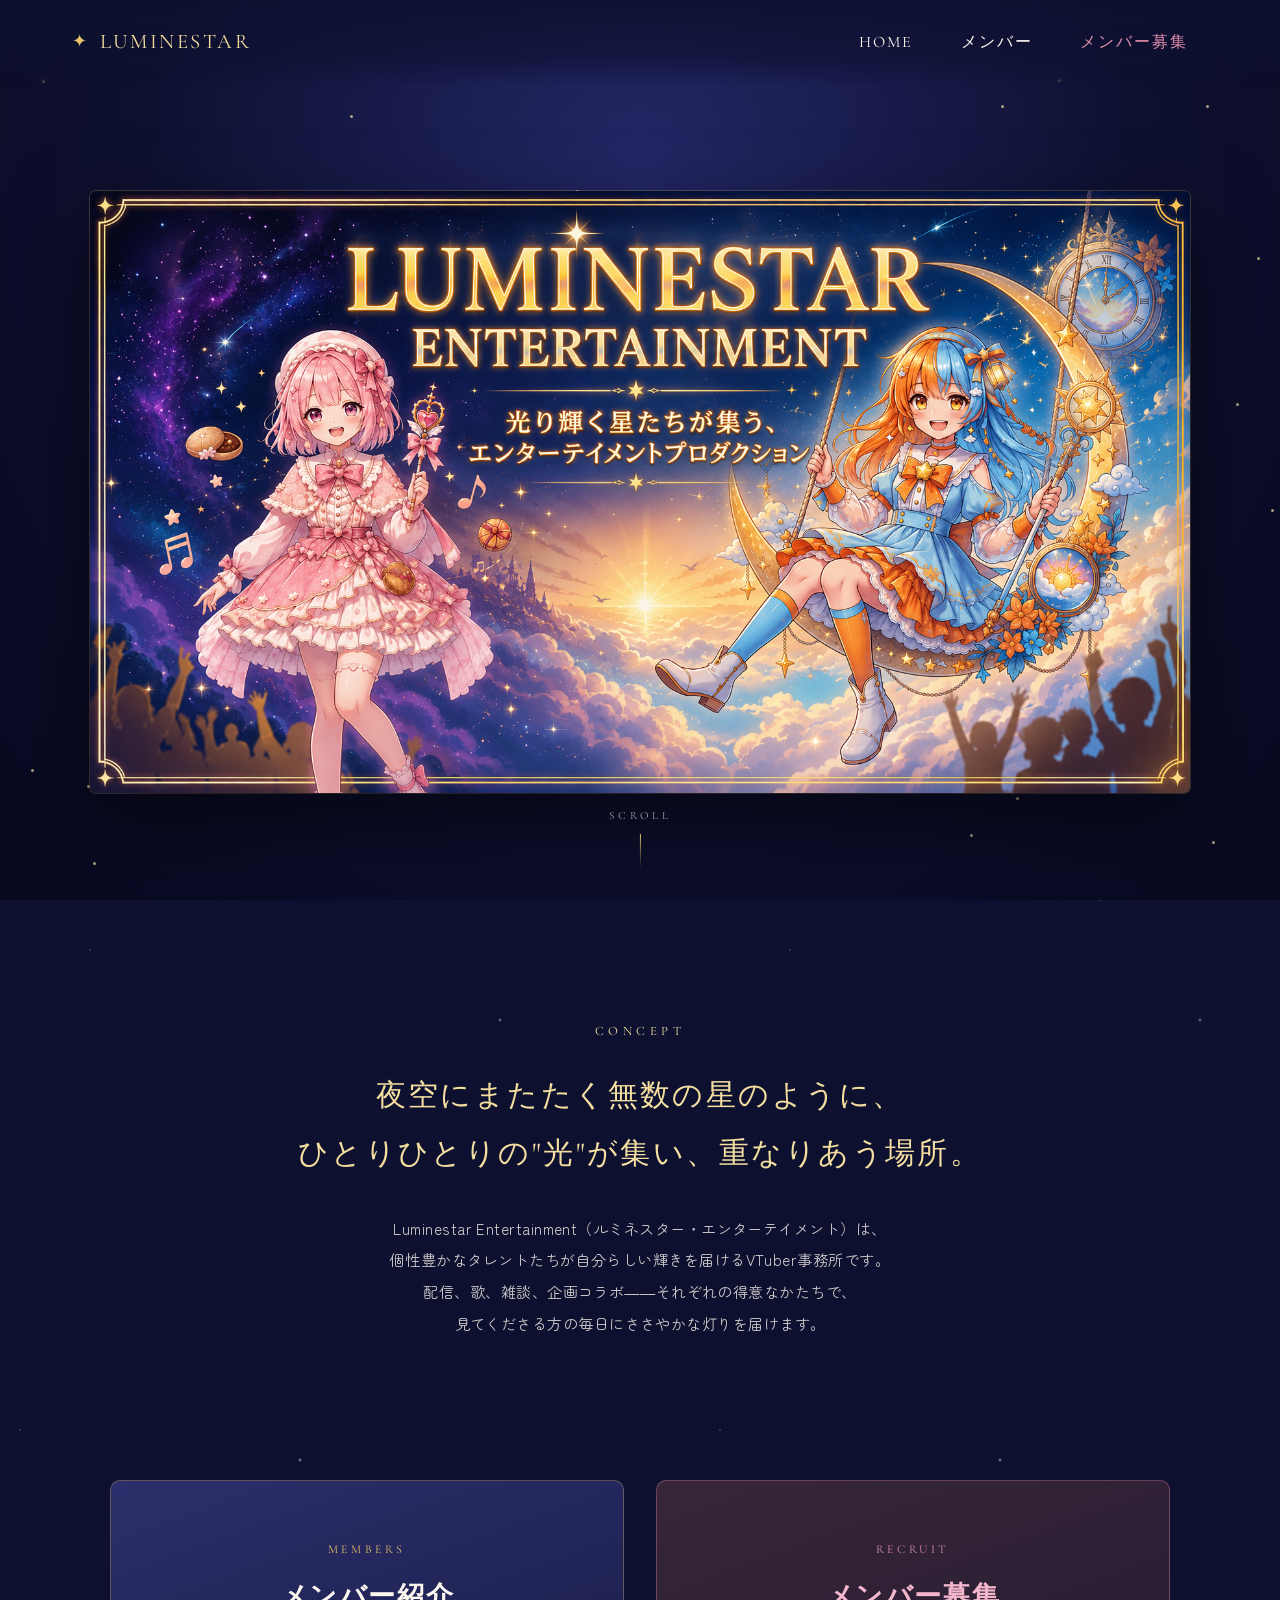
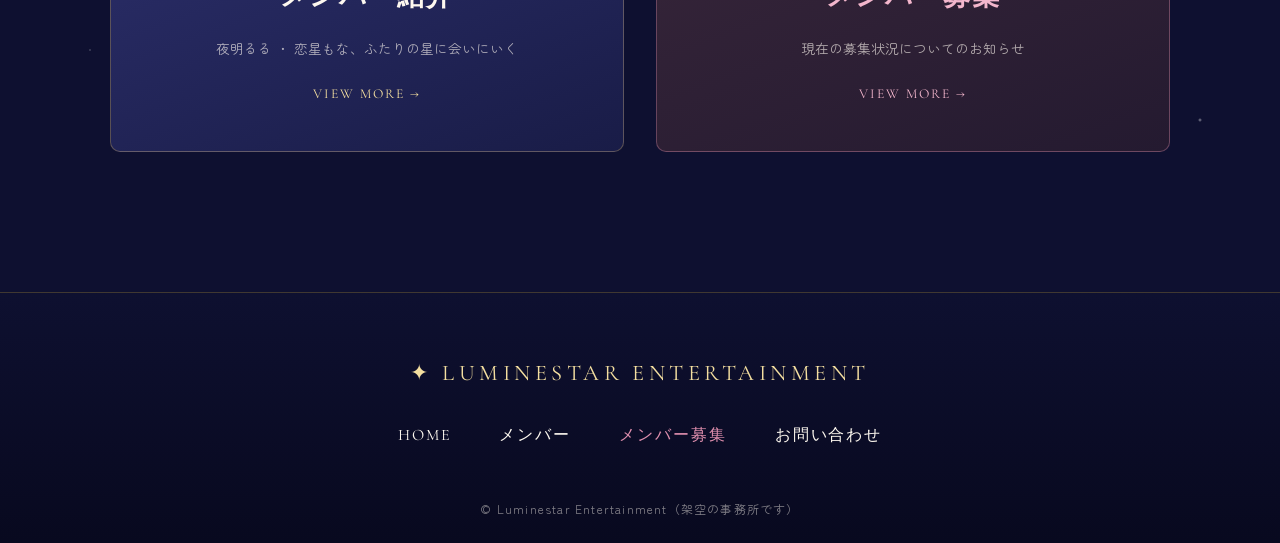
<file: index.html>
<!DOCTYPE html>
<html lang="ja">
<head>
    <meta charset="UTF-8">
    <title>Luminestar Entertainment | 光り輝く星たちが集うVTuber事務所</title>
    <meta name="description" content="Luminestar Entertainment（ルミネスター・エンターテイメント）公式サイト。光り輝く星たちが集うエンターテイメントプロダクション。">
    <meta name="viewport" content="width=device-width, initial-scale=1">
    <script src="https://ajax.googleapis.com/ajax/libs/jquery/1.11.0/jquery.min.js"></script>
    <script src="js/script.js"></script>
    <link href="css/common.css" rel="stylesheet">
    <link href="css/index.css" rel="stylesheet">
    <link rel="preconnect" href="https://fonts.googleapis.com">
    <link rel="preconnect" href="https://fonts.gstatic.com" crossorigin>
    <link href="https://fonts.googleapis.com/css2?family=Cormorant+Garamond:wght@500;600;700&family=Zen+Maru+Gothic:wght@400;500;700&display=swap" rel="stylesheet">
</head>
<body>
    <header class="header">
        <div class="header-inner">
            <a class="header-logo" href="index.html">
                <span class="star-mark">&#10022;</span> LUMINESTAR
            </a>
            <button class="toggle-menu-button" aria-label="メニュー開閉"></button>
            <div class="header-site-menu">
                <nav class="site-menu">
                    <ul>
                        <li><a href="index.html">HOME</a></li>
                        <li><a href="members.html">メンバー</a></li>
                        <li><a href="recruit.html" class="is-notice">メンバー募集</a></li>
                    </ul>
                </nav>
            </div>
        </div>
    </header>

    <main class="main">
        <section class="hero">
            <div class="twinkles"></div>
            <div class="hero-banner-wrap">
                <img src="images/hero_banner.png" alt="Luminestar Entertainment 光り輝く星たちが集う、エンターテイメントプロダクション">
            </div>
            <div class="hero-scroll">
                <span>SCROLL</span>
                <span class="line"></span>
            </div>
        </section>

        <section class="about">
            <p class="eyebrow">Concept</p>
            <p class="about-lead">
                夜空にまたたく無数の星のように、<br>
                ひとりひとりの"光"が集い、重なりあう場所。
            </p>
            <p class="about-body">
                Luminestar Entertainment（ルミネスター・エンターテイメント）は、<br class="pc-only">
                個性豊かなタレントたちが自分らしい輝きを届けるVTuber事務所です。<br>
                配信、歌、雑談、企画コラボ――それぞれの得意なかたちで、<br>
                見てくださる方の毎日にささやかな灯りを届けます。
            </p>
        </section>

        <section class="top-nav-cards">
            <a class="nav-card" href="members.html">
                <p class="card-eyebrow">MEMBERS</p>
                <h3>メンバー紹介</h3>
                <p>夜明るる ・ 恋星もな、ふたりの星に会いにいく</p>
                <span class="arrow">VIEW MORE &rarr;</span>
            </a>
            <a class="nav-card is-closed" href="recruit.html">
                <p class="card-eyebrow">RECRUIT</p>
                <h3>メンバー募集</h3>
                <p>現在の募集状況についてのお知らせ</p>
                <span class="arrow">VIEW MORE &rarr;</span>
            </a>
        </section>
    </main>

    <footer class="footer">
        <p class="footer-logo">&#10022; LUMINESTAR ENTERTAINMENT</p>
        <nav class="site-menu">
            <ul>
                <li><a href="index.html">HOME</a></li>
                <li><a href="members.html">メンバー</a></li>
                <li><a href="recruit.html" class="is-notice">メンバー募集</a></li>
                <li><a href="https://docs.google.com/forms/d/e/1FAIpQLSeSq7EBJ4Wy3miL0lt6pkF9hm8hegByLnXEYSzgwoRPv-RfqQ/viewform?usp=dialog">お問い合わせ</a></li>
            </ul>
        </nav>
        <small class="copyright">&copy; Luminestar Entertainment（架空の事務所です）</small>
    </footer>
</body>
</html>
</file>
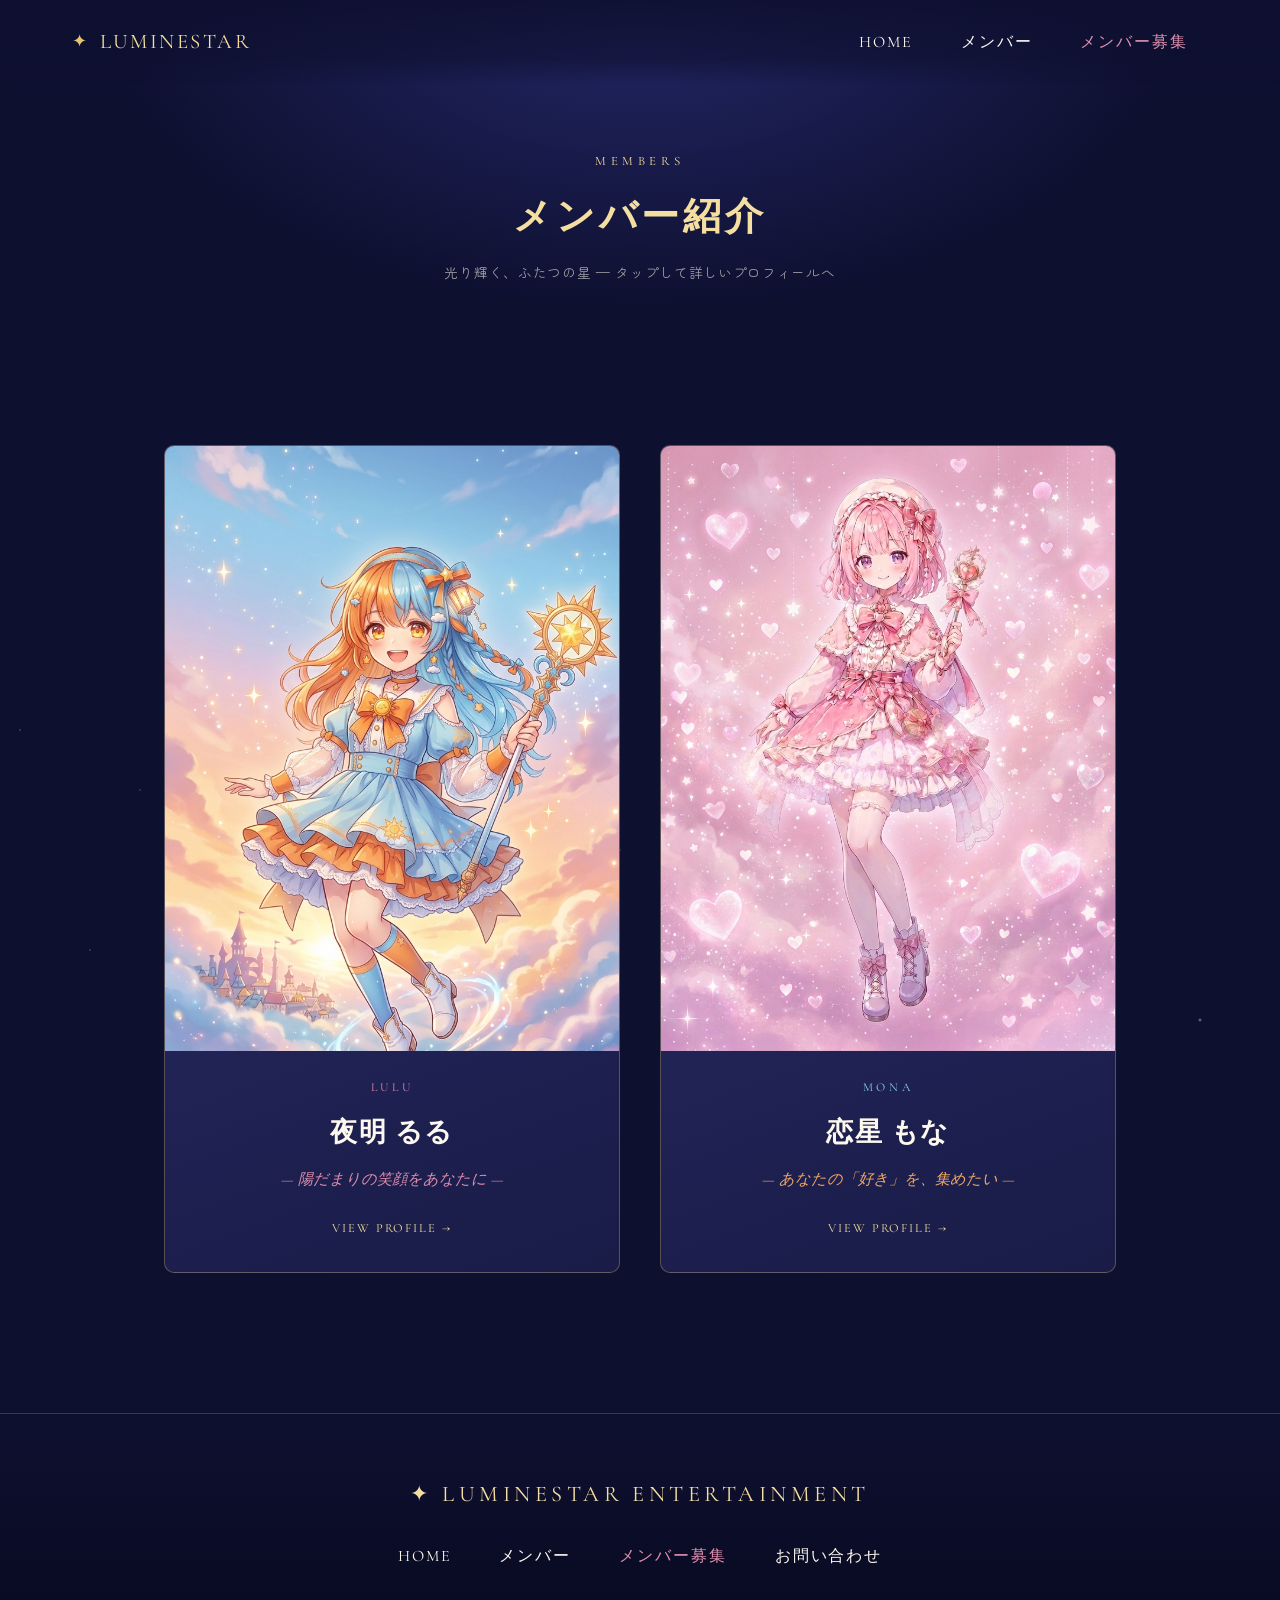
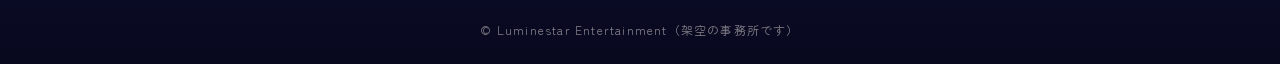
<file: members.html>
<!DOCTYPE html>
<html lang="ja">
<head>
    <meta charset="UTF-8">
    <title>メンバー紹介 | Luminestar Entertainment</title>
    <meta name="description" content="Luminestar Entertainment所属タレント、るる・もなの紹介ページです。">
    <meta name="viewport" content="width=device-width, initial-scale=1">
    <script src="https://ajax.googleapis.com/ajax/libs/jquery/1.11.0/jquery.min.js"></script>
    <script src="js/script.js"></script>
    <link href="css/common.css" rel="stylesheet">
    <link href="css/members.css" rel="stylesheet">
    <link rel="preconnect" href="https://fonts.googleapis.com">
    <link rel="preconnect" href="https://fonts.gstatic.com" crossorigin>
    <link href="https://fonts.googleapis.com/css2?family=Cormorant+Garamond:wght@500;600;700&family=Zen+Maru+Gothic:wght@400;500;700&display=swap" rel="stylesheet">
</head>
<body>
    <header class="header">
        <div class="header-inner">
            <a class="header-logo" href="index.html">
                <span class="star-mark">&#10022;</span> LUMINESTAR
            </a>
            <button class="toggle-menu-button" aria-label="メニュー開閉"></button>
            <div class="header-site-menu">
                <nav class="site-menu">
                    <ul>
                        <li><a href="index.html">HOME</a></li>
                        <li><a href="members.html">メンバー</a></li>
                        <li><a href="recruit.html" class="is-notice">メンバー募集</a></li>
                    </ul>
                </nav>
            </div>
        </div>
    </header>

    <main class="main">
        <div class="page-head">
            <p class="eyebrow">Members</p>
            <h1 class="section-title">メンバー紹介</h1>
            <p class="section-sub">光り輝く、ふたつの星 — タップして詳しいプロフィールへ</p>
        </div>

        <section class="member-grid">
            <a class="member-card ruru" href="members/ruru.html">
                <div class="member-card-img">
                    <img src="images/ruru_full.png" alt="夜明るる">
                </div>
                <div class="member-card-body">
                    <p class="name-en">LULU</p>
                    <h2 class="name-jp">夜明 るる</h2>
                    <p class="tagline">— 陽だまりの笑顔をあなたに —</p>
                    <span class="more">VIEW PROFILE &rarr;</span>
                </div>
            </a>

            <a class="member-card mona" href="members/mona.html">
                <div class="member-card-img">
                    <img src="images/mona_full.png" alt="もな">
                </div>
                <div class="member-card-body">
                    <p class="name-en">MONA</p>
                    <h2 class="name-jp">恋星 もな</h2>
                    <p class="tagline">— あなたの「好き」を、集めたい —</p>
                    <span class="more">VIEW PROFILE &rarr;</span>
                </div>
            </a>
        </section>
    </main>

    <footer class="footer">
        <p class="footer-logo">&#10022; LUMINESTAR ENTERTAINMENT</p>
        <nav class="site-menu">
            <ul>
                <li><a href="index.html">HOME</a></li>
                <li><a href="members.html">メンバー</a></li>
                <li><a href="recruit.html" class="is-notice">メンバー募集</a></li>
                <li><a href="https://docs.google.com/forms/d/e/1FAIpQLSeSq7EBJ4Wy3miL0lt6pkF9hm8hegByLnXEYSzgwoRPv-RfqQ/viewform?usp=dialog">お問い合わせ</a></li>
            </ul>
        </nav>
        <small class="copyright">&copy; Luminestar Entertainment（架空の事務所です）</small>
    </footer>
</body>
</html>
</file>
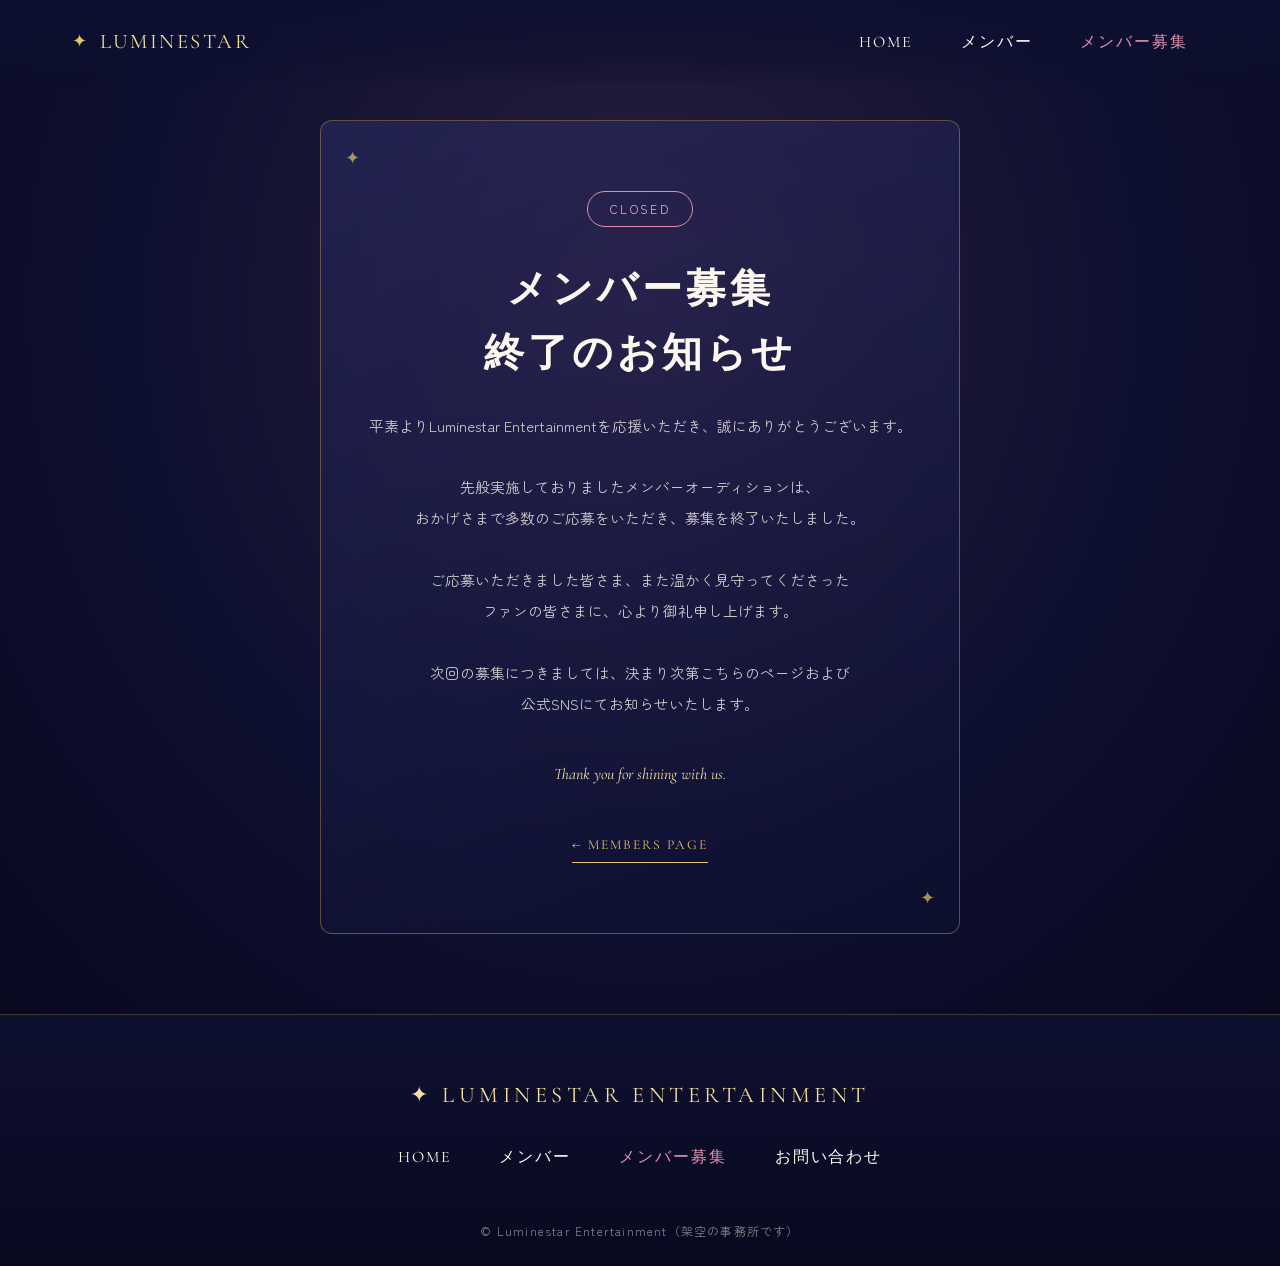
<file: recruit.html>
<!DOCTYPE html>
<html lang="ja">
<head>
    <meta charset="UTF-8">
    <title>メンバー募集 | Luminestar Entertainment</title>
    <meta name="description" content="Luminestar Entertainment メンバー募集についてのお知らせです。">
    <meta name="viewport" content="width=device-width, initial-scale=1">
    <script src="https://ajax.googleapis.com/ajax/libs/jquery/1.11.0/jquery.min.js"></script>
    <script src="js/script.js"></script>
    <link href="css/common.css" rel="stylesheet">
    <link href="css/recruit.css" rel="stylesheet">
    <link rel="preconnect" href="https://fonts.googleapis.com">
    <link rel="preconnect" href="https://fonts.gstatic.com" crossorigin>
    <link href="https://fonts.googleapis.com/css2?family=Cormorant+Garamond:wght@500;600;700&family=Zen+Maru+Gothic:wght@400;500;700&display=swap" rel="stylesheet">
</head>
<body>
    <header class="header">
        <div class="header-inner">
            <a class="header-logo" href="index.html">
                <span class="star-mark">&#10022;</span> LUMINESTAR
            </a>
            <button class="toggle-menu-button" aria-label="メニュー開閉"></button>
            <div class="header-site-menu">
                <nav class="site-menu">
                    <ul>
                        <li><a href="index.html">HOME</a></li>
                        <li><a href="members.html">メンバー</a></li>
                        <li><a href="recruit.html" class="is-notice">メンバー募集</a></li>
                    </ul>
                </nav>
            </div>
        </div>
    </header>

    <main class="main">
        <section class="recruit-hero">
            <div class="recruit-panel">
                <p class="recruit-status">CLOSED</p>
                <h1>メンバー募集<br>終了のお知らせ</h1>
                <p class="message">
                    平素よりLuminestar Entertainmentを応援いただき、誠にありがとうございます。<br><br>
                    先般実施しておりましたメンバーオーディションは、<br>
                    おかげさまで多数のご応募をいただき、募集を終了いたしました。<br><br>
                    ご応募いただきました皆さま、また温かく見守ってくださった<br>
                    ファンの皆さまに、心より御礼申し上げます。<br><br>
                    次回の募集につきましては、決まり次第こちらのページおよび<br>
                    公式SNSにてお知らせいたします。
                </p>
                <p class="thanks">Thank you for shining with us.</p>
                <a class="back-link" href="members.html">&larr; MEMBERS PAGE</a>
            </div>
        </section>
    </main>

    <footer class="footer">
        <p class="footer-logo">&#10022; LUMINESTAR ENTERTAINMENT</p>
        <nav class="site-menu">
            <ul>
                <li><a href="index.html">HOME</a></li>
                <li><a href="members.html">メンバー</a></li>
                <li><a href="recruit.html" class="is-notice">メンバー募集</a></li>
                <li><a href="https://docs.google.com/forms/d/e/1FAIpQLSeSq7EBJ4Wy3miL0lt6pkF9hm8hegByLnXEYSzgwoRPv-RfqQ/viewform?usp=dialog">お問い合わせ</a></li>
            </ul>
        </nav>
        <small class="copyright">&copy; Luminestar Entertainment（架空の事務所です）</small>
    </footer>
</body>
</html>
</file>
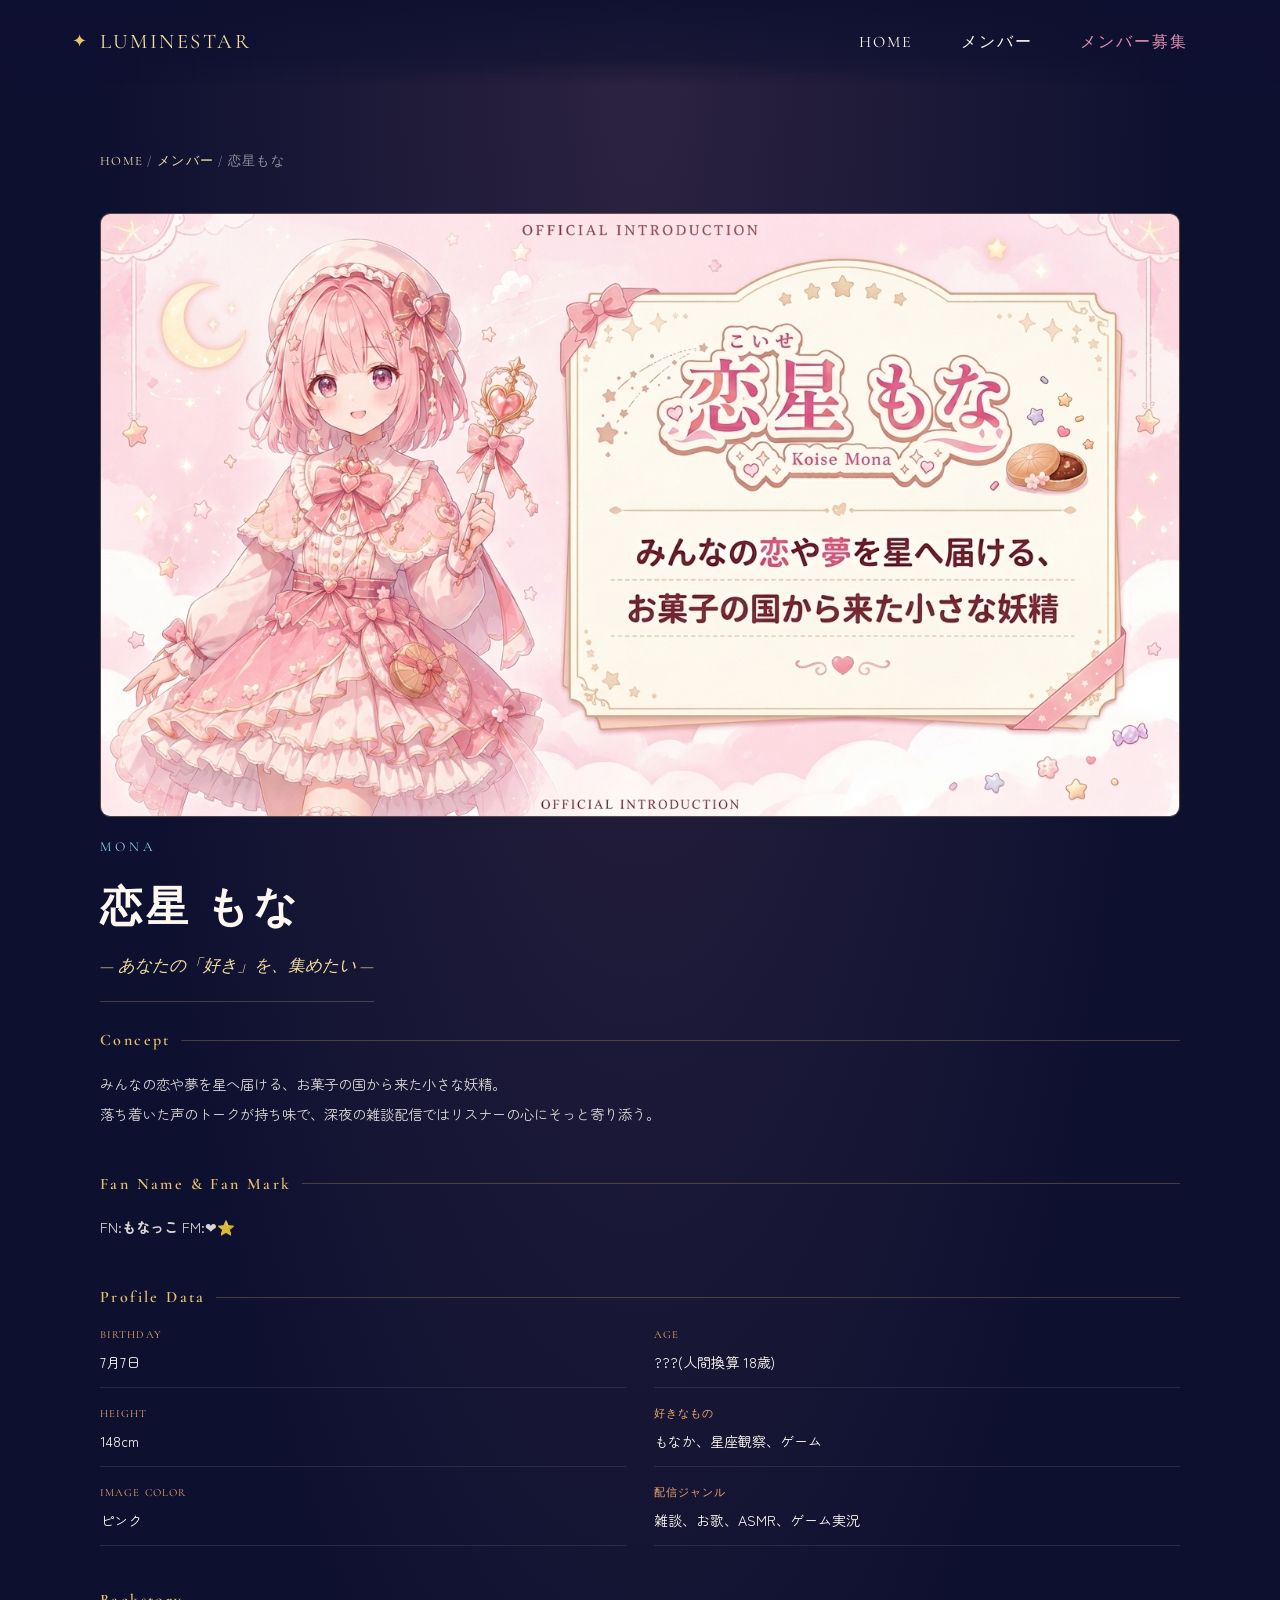
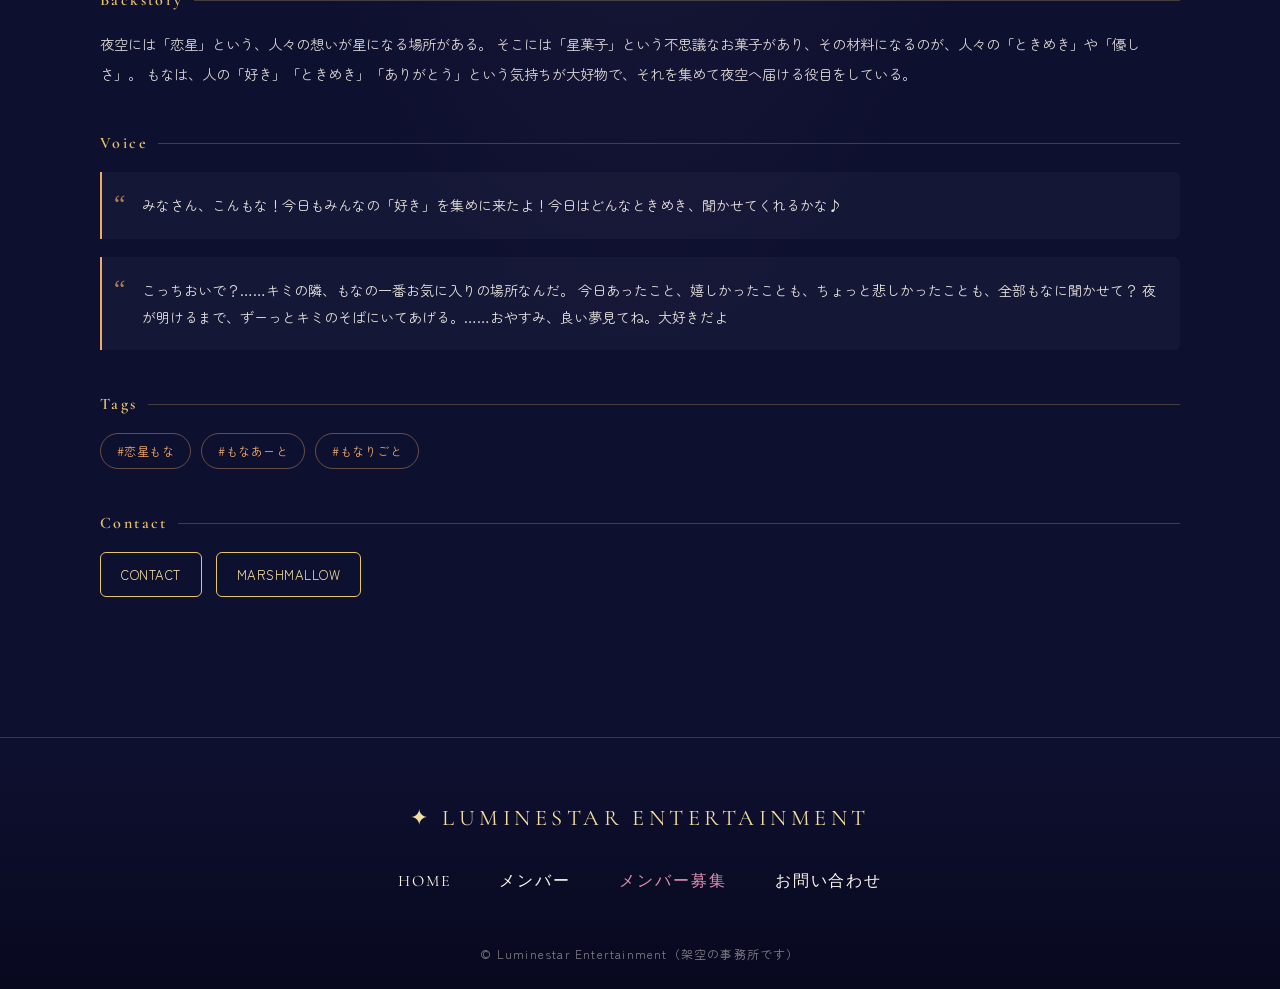
<file: members/mona.html>
<!DOCTYPE html>
<html lang="ja">
<head>
    <meta charset="UTF-8">
    <title>恋星もな | Luminestar Entertainment</title>
    <meta name="description" content="Luminestar Entertainment所属タレント・恋星もなのプロフィールページです。">
    <meta name="viewport" content="width=device-width, initial-scale=1">
    <script src="https://ajax.googleapis.com/ajax/libs/jquery/1.11.0/jquery.min.js"></script>
    <script src="../js/script.js"></script>
    <link href="../css/common.css" rel="stylesheet">
    <link href="../css/profile.css" rel="stylesheet">
    <link rel="preconnect" href="https://fonts.googleapis.com">
    <link rel="preconnect" href="https://fonts.gstatic.com" crossorigin>
    <link href="https://fonts.googleapis.com/css2?family=Cormorant+Garamond:wght@500;600;700&family=Zen+Maru+Gothic:wght@400;500;700&display=swap" rel="stylesheet">
    <style>
        .profile-main .name-en { color: var(--sky); }
        .profile-data dt { color: var(--orange); }
        .profile-quotes blockquote { border-left-color: var(--orange); }
        .profile-quotes blockquote::before { color: var(--orange); }
        .profile-tags span { border-color: rgba(240,168,104,.4); color: var(--orange); }
    </style>
</head>
<body>
    <header class="header">
        <div class="header-inner">
            <a class="header-logo" href="../index.html">
                <span class="star-mark">&#10022;</span> LUMINESTAR
            </a>
            <button class="toggle-menu-button" aria-label="メニュー開閉"></button>
            <div class="header-site-menu">
                <nav class="site-menu">
                    <ul>
                        <li><a href="../index.html">HOME</a></li>
                        <li><a href="../members.html">メンバー</a></li>
                        <li><a href="../recruit.html" class="is-notice">メンバー募集</a></li>
                    </ul>
                </nav>
            </div>
        </div>
    </header>

    <main class="main">
        <section class="profile-hero">
            <p class="profile-breadcrumb">
                <a href="../index.html">HOME</a> / <a href="../members.html">メンバー</a> / 恋星もな
            </p>

            <div class="profile-layout is-wide">
                <div>
                    <div class="profile-portrait">
                        <img src="../images/mona_banner.png" alt="恋星もな — みんなの恋や夢を星へ届ける、お菓子の国から来た小さな妖精">
                    </div>
                </div>

                <div class="profile-main">
                    <p class="name-en">MONA</p>
                    <h1 class="name-jp">恋星 もな</h1>
                    <p class="tagline">— あなたの「好き」を、集めたい —</p>

                    <div class="profile-section">
                        <h3>Concept</h3>
                        <p>
                            みんなの恋や夢を星へ届ける、お菓子の国から来た小さな妖精。<br>
                            落ち着いた声のトークが持ち味で、深夜の雑談配信ではリスナーの心にそっと寄り添う。
                        </p>
                    </div>
                    <div class="profile-section">
                        <h3>Fan Name & Fan Mark</h3>
                        <p>FN:<strong>もなっこ</strong>          FM:&#10084;&#11088;</p>
                    </div>
                    <div class="profile-section">
                        <h3>Profile Data</h3>
                        <dl class="profile-data">
                            <div>
                                <dt>Birthday</dt>
                                <dd>7月7日</dd>
                            </div>
                            <div>
                                <dt>Age</dt>
                                <dd>???(人間換算 18歳)</dd>
                            </div>
                            <div>
                                <dt>Height</dt>
                                <dd>148cm</dd>
                            </div>
                            <div>
                                <dt>好きなもの</dt>
                                <dd>もなか、星座観察、ゲーム</dd>
                            </div>
                            <div>
                                <dt>Image Color</dt>
                                <dd>ピンク</dd>
                            </div>
                            <div>
                                <dt>配信ジャンル</dt>
                                <dd>雑談、お歌、ASMR、ゲーム実況</dd>
                            </div>
                        </dl>
                    </div>

                    <div class="profile-section">
                        <h3>Backstory</h3>
                        <p>
                            夜空には「恋星」という、人々の想いが星になる場所がある。
                            そこには「星菓子」という不思議なお菓子があり、その材料になるのが、人々の「ときめき」や「優しさ」。
                            もなは、人の「好き」「ときめき」「ありがとう」という気持ちが大好物で、それを集めて夜空へ届ける役目をしている。<br>
                        </p>
                    </div>
                    <div class="profile-section">
                        <h3>Voice</h3>
                        <div class="profile-quotes">
                            <blockquote>
                                みなさん、こんもな！今日もみんなの「好き」を集めに来たよ！今日はどんなときめき、聞かせてくれるかな♪
                                
                            </blockquote>
                            <blockquote>
                                こっちおいで？……キミの隣、もなの一番お気に入りの場所なんだ。
                                
                                今日あったこと、嬉しかったことも、ちょっと悲しかったことも、全部もなに聞かせて？
                                夜が明けるまで、ずーっとキミのそばにいてあげる。……おやすみ、良い夢見てね。大好きだよ
                            </blockquote>
                        </div>
                    </div>
                    <div class="profile-section">
                        <h3>Tags</h3>
                        <div class="profile-tags">
                            <span>#恋星もな</span>
                            <span>#もなあーと</span>
                            <span>#もなりごと</span>
                        </div>
                    </div>
                    <div class="profile-section">
                        <h3>Contact</h3>
                        <div class="profile-links">
                            <a href="https://docs.google.com/forms/d/e/1FAIpQLScaEEgOAqmG8O9TsXdxHKyXEio_XU166DDdnxZkw4LJa6b9_Q/viewform?usp=publish-editor">CONTACT</a>
                            <a href="https://marshmallow-qa.com/iqfjrx73g27hcpy?t=kTIdye&utm_medium=url_text&utm_source=promotion" target="_blank" rel="noopener">MARSHMALLOW</a>
                        </div>
                    </div>
                </div>
            </div>
        </section>
    </main>

    <footer class="footer">
        <p class="footer-logo">&#10022; LUMINESTAR ENTERTAINMENT</p>
        <nav class="site-menu">
            <ul>
                <li><a href="../index.html">HOME</a></li>
                <li><a href="../members.html">メンバー</a></li>
                <li><a href="../recruit.html" class="is-notice">メンバー募集</a></li>
                <li><a href="https://docs.google.com/forms/d/e/1FAIpQLSeSq7EBJ4Wy3miL0lt6pkF9hm8hegByLnXEYSzgwoRPv-RfqQ/viewform?usp=dialog">お問い合わせ</a></li>
            </ul>
        </nav>
        <small class="copyright">&copy; Luminestar Entertainment（架空の事務所です）</small>
    </footer>
</body>
</html>
</file>
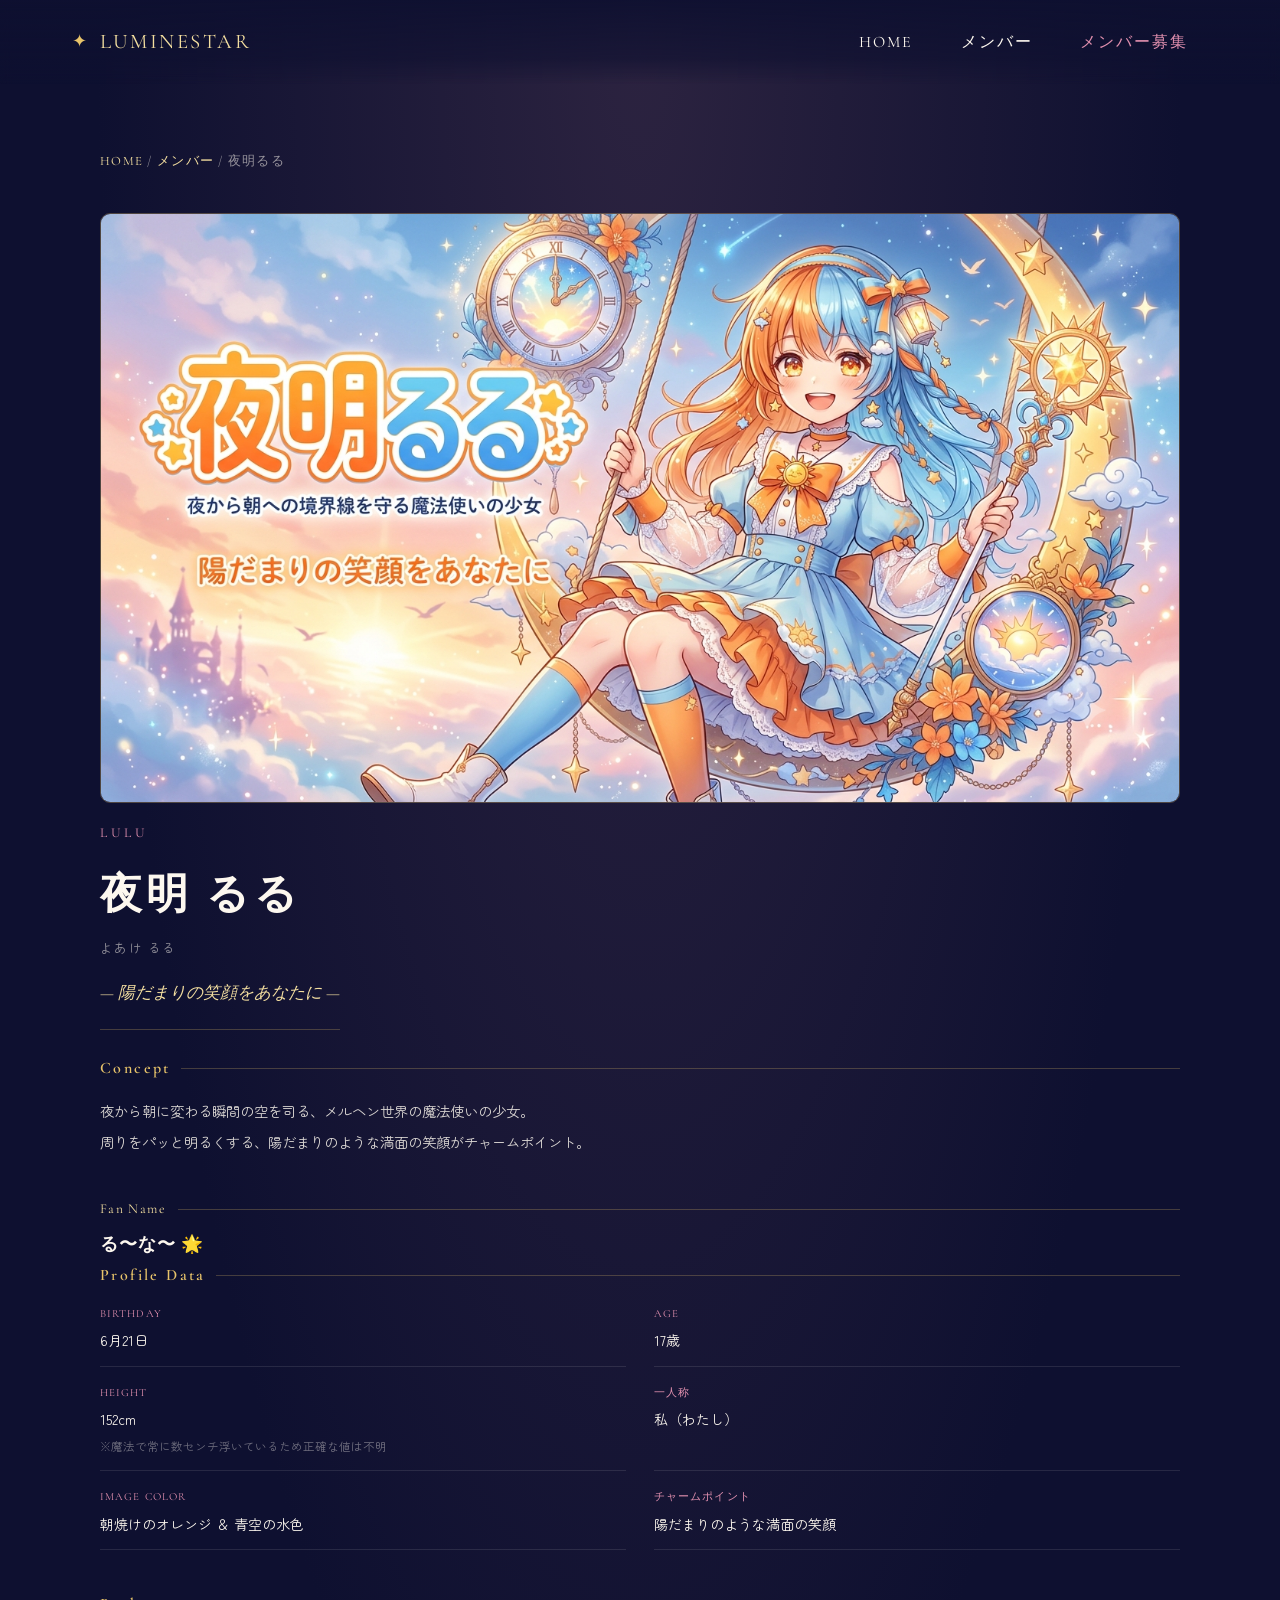
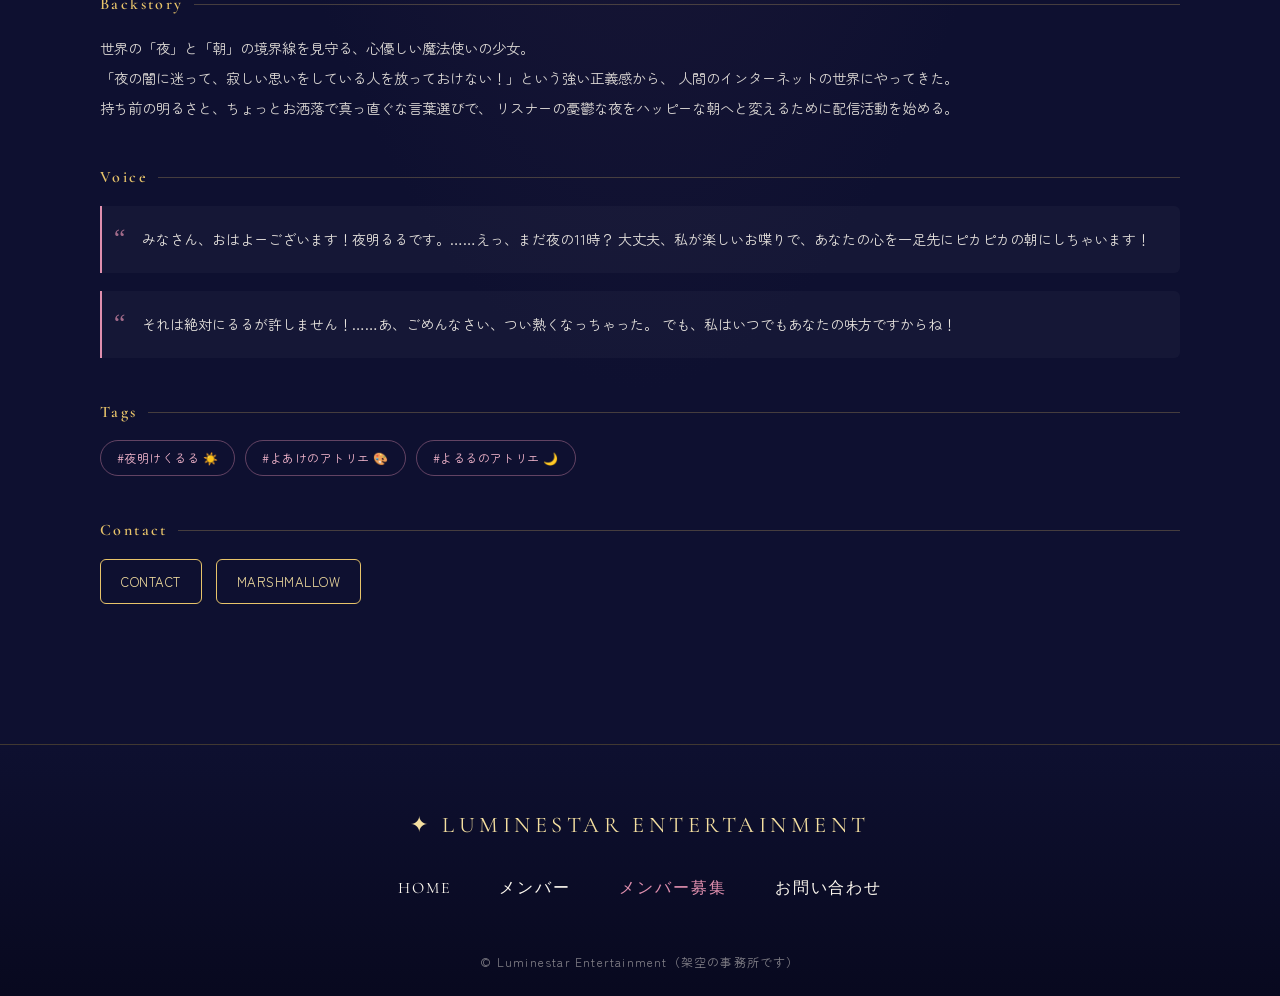
<file: members/ruru.html>
<!DOCTYPE html>
<html lang="ja">
<head>
    <meta charset="UTF-8">
    <title>夜明るる | Luminestar Entertainment</title>
    <meta name="description" content="Luminestar Entertainment所属タレント・夜明るるのプロフィールページです。">
    <meta name="viewport" content="width=device-width, initial-scale=1">
    <script src="https://ajax.googleapis.com/ajax/libs/jquery/1.11.0/jquery.min.js"></script>
    <script src="../js/script.js"></script>
    <link href="../css/common.css" rel="stylesheet">
    <link href="../css/profile.css" rel="stylesheet">
    <link rel="preconnect" href="https://fonts.googleapis.com">
    <link rel="preconnect" href="https://fonts.gstatic.com" crossorigin>
    <link href="https://fonts.googleapis.com/css2?family=Cormorant+Garamond:wght@500;600;700&family=Zen+Maru+Gothic:wght@400;500;700&display=swap" rel="stylesheet">
</head>
<body>
    <header class="header">
        <div class="header-inner">
            <a class="header-logo" href="../index.html">
                <span class="star-mark">&#10022;</span> LUMINESTAR
            </a>
            <button class="toggle-menu-button" aria-label="メニュー開閉"></button>
            <div class="header-site-menu">
                <nav class="site-menu">
                    <ul>
                        <li><a href="../index.html">HOME</a></li>
                        <li><a href="../members.html">メンバー</a></li>
                        <li><a href="../recruit.html" class="is-notice">メンバー募集</a></li>
                    </ul>
                </nav>
            </div>
        </div>
    </header>

    <main class="main">
        <section class="profile-hero">
            <p class="profile-breadcrumb">
                <a href="../index.html">HOME</a> / <a href="../members.html">メンバー</a> / 夜明るる
            </p>

            <div class="profile-layout is-wide">
                <div>
                    <div class="profile-portrait">
                        <img src="../images/ruru_banner.png" alt="夜明るる — 夜から朝への境界線を守る魔法使いの少女">
                    </div>
                </div>

                <div class="profile-main">
                    <p class="name-en">LULU</p>
                    <h1 class="name-jp">夜明 るる</h1>
                    <p class="name-kana">よあけ るる</p>
                    <p class="tagline">— 陽だまりの笑顔をあなたに —</p>

                    <div class="profile-section">
                        <h3>Concept</h3>
                        <p>
                            夜から朝に変わる瞬間の空を司る、メルヘン世界の魔法使いの少女。<br>
                            周りをパッと明るくする、陽だまりのような満面の笑顔がチャームポイント。
                        </p>
                    </div>
                <p class="profile-fanname"><span class="label">Fan Name</span><strong>る〜な〜 &#127775;<br></strong></p>
                    <div class="profile-section">
                        <h3>Profile Data</h3>
                        <dl class="profile-data">
                            <div>
                                <dt>Birthday</dt>
                                <dd>6月21日</dd>
                            </div>
                            <div>
                                <dt>Age</dt>
                                <dd>17歳</dd>
                            </div>
                            <div>
                                <dt>Height</dt>
                                <dd>152cm<br><span class="profile-note">※魔法で常に数センチ浮いているため正確な値は不明</span></dd>
                            </div>
                            <div>
                                <dt>一人称</dt>
                                <dd>私（わたし）</dd>
                            </div>
                            <div>
                                <dt>Image Color</dt>
                                <dd>朝焼けのオレンジ ＆ 青空の水色</dd>
                            </div>
                            <div>
                                <dt>チャームポイント</dt>
                                <dd>陽だまりのような満面の笑顔</dd>
                            </div>
                        </dl>
                    </div>

                    <div class="profile-section">
                        <h3>Backstory</h3>
                        <p>
                            世界の「夜」と「朝」の境界線を見守る、心優しい魔法使いの少女。<br>
                            「夜の闇に迷って、寂しい思いをしている人を放っておけない！」という強い正義感から、
                            人間のインターネットの世界にやってきた。<br>
                            持ち前の明るさと、ちょっとお洒落で真っ直ぐな言葉選びで、
                            リスナーの憂鬱な夜をハッピーな朝へと変えるために配信活動を始める。
                        </p>
                    </div>

                    <div class="profile-section">
                        <h3>Voice</h3>
                        <div class="profile-quotes">
                            <blockquote>
                                みなさん、おはよーございます！夜明るるです。……えっ、まだ夜の11時？
                                大丈夫、私が楽しいお喋りで、あなたの心を一足先にピカピカの朝にしちゃいます！
                            </blockquote>
                            <blockquote>
                                それは絶対にるるが許しません！……あ、ごめんなさい、つい熱くなっちゃった。
                                でも、私はいつでもあなたの味方ですからね！
                            </blockquote>
                        </div>
                    </div>

                    <div class="profile-section">
                        <h3>Tags</h3>
                        <div class="profile-tags">
                            <span>#夜明けくるる &#9728;&#65039;</span>
                            <span>#よあけのアトリエ &#127912;</span>
                            <span>#よるるのアトリエ &#127769;</span>
                        </div>
                    </div>

                    <div class="profile-section">
                        <h3>Contact</h3>
                        <div class="profile-links">
                            <a href="https://forms.gle/PNHhVRLysnFgrYsA9">CONTACT</a>
                            <a href="https://marshmallow-qa.com/dbiw05p0cfcb5bm?t=v8MsPQ&amp;utm_medium=url_text&amp;utm_source=promotion" target="_blank" rel="noopener">MARSHMALLOW</a>
                        </div>
                    </div>
                </div>
            </div>
        </section>
    </main>

    <footer class="footer">
        <p class="footer-logo">&#10022; LUMINESTAR ENTERTAINMENT</p>
        <nav class="site-menu">
            <ul>
                <li><a href="../index.html">HOME</a></li>
                <li><a href="../members.html">メンバー</a></li>
                <li><a href="../recruit.html" class="is-notice">メンバー募集</a></li>
                <li><a href="https://docs.google.com/forms/d/e/1FAIpQLSeSq7EBJ4Wy3miL0lt6pkF9hm8hegByLnXEYSzgwoRPv-RfqQ/viewform?usp=dialog">お問い合わせ</a></li>
            </ul>
        </nav>
        <small class="copyright">&copy; Luminestar Entertainment（架空の事務所です）</small>
    </footer>
</body>
</html>
</file>
<file: css/common.css>
@charset "utf-8";

*, ::before, ::after {
    padding: 0;
    margin: 0;
    box-sizing: border-box;
}

ul, ol { list-style: none; }
a { color: inherit; text-decoration: none; }

:root {
    --navy-deep: #0e1030;
    --navy-mid: #191c47;
    --navy-light: #2c2f6b;
    --gold: #e8c46a;
    --gold-soft: #f4dfa0;
    --pink: #f3b6cc;
    --pink-deep: #e08fae;
    --sky: #8fd3f0;
    --orange: #f0a868;
    --cream: #fdf8ef;
    --ink: #2a2540;
}

html { scroll-behavior: smooth; }

body {
    font-family: "Zen Maru Gothic", "Hiragino Maru Gothic ProN", sans-serif;
    font-size: 16px;
    color: var(--cream);
    line-height: 1.8;
    background-color: var(--navy-deep);
    background-image:
        radial-gradient(1px 1px at 20px 30px, rgba(255,255,255,.5), transparent),
        radial-gradient(1px 1px at 140px 90px, rgba(255,255,255,.4), transparent),
        radial-gradient(2px 2px at 300px 60px, rgba(255,255,255,.6), transparent),
        radial-gradient(1px 1px at 400px 200px, rgba(255,255,255,.4), transparent),
        radial-gradient(1px 1px at 90px 250px, rgba(255,255,255,.5), transparent),
        radial-gradient(2px 2px at 500px 320px, rgba(255,255,255,.5), transparent),
        radial-gradient(1px 1px at 620px 150px, rgba(255,255,255,.4), transparent);
    background-repeat: repeat;
    background-size: 700px 700px;
    overflow-x: hidden;
}

img { max-width: 100%; display: block; }

.eyebrow {
    font-family: "Cormorant Garamond", serif;
    letter-spacing: .35em;
    font-size: .8rem;
    color: var(--gold-soft);
    text-transform: uppercase;
    text-align: center;
}

h1, h2, h3 {
    font-family: "Cormorant Garamond", serif;
    font-weight: 600;
}

/* ===== Header ===== */
.header {
    position: fixed;
    top: 0;
    left: 0;
    right: 0;
    z-index: 100;
    background: linear-gradient(180deg, rgba(14,16,48,.92) 0%, rgba(14,16,48,.6) 70%, transparent 100%);
    backdrop-filter: blur(6px);
}

.header-inner {
    max-width: 1200px;
    height: 84px;
    margin: 0 auto;
    padding: 0 32px;
    display: flex;
    justify-content: space-between;
    align-items: center;
}

.header-logo {
    display: flex;
    align-items: center;
    gap: 10px;
    font-family: "Cormorant Garamond", serif;
    font-size: 1.3rem;
    letter-spacing: .12em;
    color: var(--gold-soft);
}

.header-logo .star-mark {
    color: var(--gold);
    font-size: 1.1rem;
}

.toggle-menu-button {
    display: none;
}

.site-menu ul {
    display: flex;
    gap: 8px;
}

.site-menu ul li a {
    display: block;
    padding: 8px 20px;
    font-family: "Cormorant Garamond", serif;
    letter-spacing: .12em;
    font-size: 1rem;
    color: var(--cream);
    position: relative;
    transition: color .25s ease;
}

.site-menu ul li a::after {
    content: "";
    position: absolute;
    left: 20px;
    right: 20px;
    bottom: 2px;
    height: 1px;
    background: var(--gold);
    transform: scaleX(0);
    transform-origin: center;
    transition: transform .3s ease;
}

.site-menu ul li a:hover {
    color: var(--gold-soft);
}

.site-menu ul li a:hover::after {
    transform: scaleX(1);
}

.site-menu ul li a.is-notice {
    color: var(--pink-deep);
}

@media (max-width: 860px) {
    .header-inner {
        height: 64px;
        padding: 0 20px;
    }
    .header-logo { font-size: 1.05rem; }

    .toggle-menu-button {
        display: block;
        width: 40px;
        height: 32px;
        background: transparent;
        border: 1px solid var(--gold-soft);
        border-radius: 4px;
        position: relative;
    }
    .toggle-menu-button::before,
    .toggle-menu-button::after {
        content: "";
        position: absolute;
        left: 8px;
        right: 8px;
        height: 1px;
        background: var(--gold-soft);
    }
    .toggle-menu-button::before { top: 11px; }
    .toggle-menu-button::after { bottom: 11px; }

    .header-site-menu {
        position: absolute;
        top: 100%;
        left: 0;
        right: 0;
        background: var(--navy-mid);
        padding: 20px 0 30px;
        display: none;
        border-bottom: 1px solid rgba(232,196,106,.3);
    }
    .header-site-menu.is-show { display: block; }
    .site-menu ul {
        display: block;
        text-align: center;
    }
    .site-menu ul li { margin-top: 6px; }

    .main { padding-top: 64px; }
}

/* ===== Footer ===== */
.footer {
    color: var(--cream);
    background: linear-gradient(180deg, var(--navy-deep) 0%, #08091f 100%);
    padding: 60px 20px 24px;
    text-align: center;
    border-top: 1px solid rgba(232,196,106,.25);
}

.footer-logo {
    font-family: "Cormorant Garamond", serif;
    font-size: 1.4rem;
    letter-spacing: .2em;
    color: var(--gold-soft);
    margin-bottom: 20px;
}

.footer .site-menu ul {
    justify-content: center;
    flex-wrap: wrap;
}

.copyright {
    display: block;
    margin-top: 40px;
    font-size: .75rem;
    letter-spacing: .1em;
    color: rgba(253,248,239,.5);
}

/* ===== shared section styles ===== */
.section-title {
    text-align: center;
    font-size: 2.4rem;
    color: var(--gold-soft);
    letter-spacing: .1em;
    margin-top: 10px;
    margin-bottom: 8px;
}

.section-sub {
    text-align: center;
    font-size: .85rem;
    color: rgba(253,248,239,.6);
    letter-spacing: .05em;
    margin-bottom: 60px;
}

.divider {
    width: 60px;
    height: 1px;
    background: var(--gold);
    margin: 18px auto;
    position: relative;
}
.divider::before {
    content: "\2726";
    position: absolute;
    top: 50%;
    left: 50%;
    transform: translate(-50%, -50%);
    background: var(--navy-deep);
    color: var(--gold);
    font-size: .8rem;
    padding: 0 8px;
}
</file>
<file: css/index.css>
@charset "utf-8";

.main { position: relative; }

/* ===== Hero ===== */
.hero {
    position: relative;
    min-height: 100vh;
    display: flex;
    align-items: center;
    justify-content: center;
    overflow: hidden;
    background: radial-gradient(ellipse at 50% 20%, #232766 0%, var(--navy-deep) 55%, #08091f 100%);
}

.hero-banner-wrap {
    position: relative;
    width: min(1100px, 92vw);
    margin-top: 84px;
    animation: floatUp 1.4s ease both;
}

@keyframes floatUp {
    from { opacity: 0; transform: translateY(24px); }
    to { opacity: 1; transform: translateY(0); }
}

.hero-banner-wrap img {
    width: 100%;
    border-radius: 6px;
    box-shadow: 0 30px 80px rgba(0,0,0,.55), 0 0 0 1px rgba(232,196,106,.25);
}

.hero-scroll {
    position: absolute;
    bottom: 32px;
    left: 50%;
    transform: translateX(-50%);
    display: flex;
    flex-direction: column;
    align-items: center;
    gap: 8px;
    font-family: "Cormorant Garamond", serif;
    letter-spacing: .3em;
    font-size: .7rem;
    color: rgba(253,248,239,.65);
}

.hero-scroll .line {
    width: 1px;
    height: 34px;
    background: linear-gradient(180deg, var(--gold), transparent);
    animation: scrollLine 1.8s ease-in-out infinite;
}

@keyframes scrollLine {
    0% { transform: scaleY(0); transform-origin: top; }
    50% { transform: scaleY(1); transform-origin: top; }
    50.01% { transform: scaleY(1); transform-origin: bottom; }
    100% { transform: scaleY(0); transform-origin: bottom; }
}

/* twinkling stars layer */
.twinkles span {
    position: absolute;
    width: 3px;
    height: 3px;
    background: var(--gold-soft);
    border-radius: 50%;
    opacity: .7;
    animation: twinkle 3s ease-in-out infinite;
}
@keyframes twinkle {
    0%, 100% { opacity: .2; transform: scale(.8); }
    50% { opacity: 1; transform: scale(1.4); }
}

/* ===== About ===== */
.about {
    padding: 120px 20px 100px;
    max-width: 900px;
    margin: 0 auto;
    text-align: center;
}

.about-lead {
    font-family: "Cormorant Garamond", serif;
    font-size: clamp(1.4rem, 3vw, 1.9rem);
    color: var(--gold-soft);
    letter-spacing: .08em;
    line-height: 1.9;
    margin: 24px 0 30px;
}

.about-body {
    font-size: .95rem;
    color: rgba(253,248,239,.8);
    letter-spacing: .03em;
    line-height: 2.1;
}

@media (max-width: 600px) {
    .pc-only { display: none; }
}

/* ===== Nav cards (メンバー/募集への導線) ===== */
.top-nav-cards {
    max-width: 1100px;
    margin: 0 auto;
    padding: 40px 20px 140px;
    display: grid;
    grid-template-columns: 1fr 1fr;
    gap: 32px;
}

.nav-card {
    position: relative;
    display: block;
    border-radius: 10px;
    overflow: hidden;
    border: 1px solid rgba(232,196,106,.3);
    background: linear-gradient(160deg, var(--navy-light), var(--navy-mid));
    padding: 44px 30px;
    text-align: center;
    transition: transform .35s ease, box-shadow .35s ease, border-color .35s ease;
}

.nav-card:hover {
    transform: translateY(-6px);
    box-shadow: 0 20px 50px rgba(0,0,0,.4);
    border-color: var(--gold);
}

.nav-card .card-eyebrow {
    font-family: "Cormorant Garamond", serif;
    letter-spacing: .3em;
    font-size: .75rem;
    color: var(--gold);
}

.nav-card h3 {
    margin-top: 12px;
    font-size: 1.7rem;
    color: var(--cream);
    letter-spacing: .06em;
}

.nav-card p {
    margin-top: 14px;
    font-size: .85rem;
    color: rgba(253,248,239,.65);
}

.nav-card .arrow {
    display: inline-block;
    margin-top: 22px;
    font-family: "Cormorant Garamond", serif;
    font-size: .85rem;
    color: var(--gold-soft);
    letter-spacing: .15em;
}

.nav-card.is-closed {
    background: linear-gradient(160deg, #38263a, #241a30);
    border-color: rgba(224,143,174,.35);
}
.nav-card.is-closed h3 { color: var(--pink); }
.nav-card.is-closed .card-eyebrow { color: var(--pink-deep); }
.nav-card.is-closed .arrow { color: var(--pink); }

@media (max-width: 760px) {
    .top-nav-cards { grid-template-columns: 1fr; }
    .hero-banner-wrap { margin-top: 100px; }
}
</file>
<file: css/members.css>
@charset "utf-8";

.page-head {
    padding: 150px 20px 20px;
    text-align: center;
    background: radial-gradient(ellipse at 50% 0%, #232766 0%, var(--navy-deep) 60%);
}

.page-head .eyebrow { margin-bottom: 8px; }

.member-grid {
    max-width: 1000px;
    margin: 0 auto;
    padding: 80px 24px 140px;
    display: grid;
    grid-template-columns: 1fr 1fr;
    gap: 40px;
}

.member-card {
    display: block;
    border-radius: 10px;
    overflow: hidden;
    border: 1px solid rgba(232,196,106,.3);
    background: linear-gradient(160deg, var(--navy-light), var(--navy-mid));
    transition: transform .35s ease, box-shadow .35s ease, border-color .35s ease;
}

.member-card:hover {
    transform: translateY(-6px);
    box-shadow: 0 20px 50px rgba(0,0,0,.4);
    border-color: var(--gold);
}

.member-card-img {
    aspect-ratio: 3 / 4;
    overflow: hidden;
}

.member-card-img img {
    width: 100%;
    height: 100%;
    object-fit: cover;
    object-position: top center;
    transition: transform .5s ease;
}

.member-card.ruru .member-card-img img {
    object-position: 65% 25%;
}

.member-card:hover .member-card-img img {
    transform: scale(1.04);
}

.member-card-body {
    padding: 26px 28px 32px;
    text-align: center;
}

.member-card .name-en {
    font-family: "Cormorant Garamond", serif;
    letter-spacing: .3em;
    font-size: .75rem;
    color: var(--gold);
}

.member-card .name-jp {
    font-size: 1.7rem;
    color: var(--cream);
    letter-spacing: .06em;
    margin: 10px 0 8px;
}

.member-card .tagline {
    font-family: "Cormorant Garamond", serif;
    font-style: italic;
    font-size: .95rem;
    color: var(--gold-soft);
    margin-bottom: 18px;
}

.member-card .more {
    font-family: "Cormorant Garamond", serif;
    letter-spacing: .15em;
    font-size: .78rem;
    color: var(--gold-soft);
}

.member-card.ruru .name-en,
.member-card.ruru .tagline { color: var(--pink-deep); }

.member-card.mona .name-en { color: var(--sky); }
.member-card.mona .tagline { color: var(--orange); }

@media (max-width: 700px) {
    .member-grid {
        grid-template-columns: 1fr;
        max-width: 400px;
    }
}

.member-block {
    max-width: 1100px;
    margin: 0 auto;
    padding: 90px 24px;
    display: grid;
    grid-template-columns: 380px 1fr;
    gap: 60px;
    align-items: center;
}

.member-block:nth-of-type(even) {
    grid-template-columns: 1fr 380px;
}

.member-block:nth-of-type(even) .member-portrait {
    order: 2;
}

.member-portrait {
    position: relative;
    border-radius: 8px;
    overflow: hidden;
}

.member-portrait::after {
    content: "";
    position: absolute;
    inset: 0;
    border-radius: 8px;
    box-shadow: inset 0 0 0 1px rgba(232,196,106,.35);
    pointer-events: none;
}

.member-portrait img {
    width: 100%;
    display: block;
}

.member-info .name-en {
    font-family: "Cormorant Garamond", serif;
    letter-spacing: .3em;
    font-size: .8rem;
    color: var(--gold);
}

.member-info .name-jp {
    font-size: clamp(2rem, 4vw, 2.8rem);
    color: var(--cream);
    letter-spacing: .08em;
    margin: 10px 0 6px;
}

.member-info .tagline {
    font-family: "Cormorant Garamond", serif;
    font-style: italic;
    font-size: 1.15rem;
    color: var(--gold-soft);
    margin-bottom: 26px;
}

.member-info .desc {
    font-size: .9rem;
    color: rgba(253,248,239,.8);
    line-height: 2;
    margin-bottom: 28px;
}

.member-data {
    display: grid;
    grid-template-columns: repeat(2, 1fr);
    gap: 14px 24px;
    margin-bottom: 24px;
}

.member-data dt {
    font-family: "Cormorant Garamond", serif;
    letter-spacing: .1em;
    font-size: .7rem;
    color: var(--gold);
    text-transform: uppercase;
}

.member-data dd {
    font-size: .88rem;
    color: var(--cream);
    margin-top: 4px;
}

.member-tags {
    display: flex;
    flex-wrap: wrap;
    gap: 8px;
}

.member-tags span {
    font-size: .72rem;
    padding: 5px 14px;
    border: 1px solid rgba(232,196,106,.4);
    border-radius: 999px;
    color: var(--gold-soft);
    letter-spacing: .05em;
}

.ruru .name-en, .ruru .tagline { color: var(--pink-deep); }
.ruru .member-data dt { color: var(--pink-deep); }
.ruru .member-tags span { border-color: rgba(224,143,174,.45); color: var(--pink); }

.mona .name-en, .mona .tagline { color: var(--sky); }
.mona .member-data dt { color: var(--orange); }
.mona .member-tags span { border-color: rgba(240,168,104,.45); color: var(--orange); }

@media (max-width: 860px) {
    .member-block,
    .member-block:nth-of-type(even) {
        grid-template-columns: 1fr;
        padding: 60px 24px;
        gap: 32px;
    }
    .member-block:nth-of-type(even) .member-portrait { order: 0; }
    .member-portrait { max-width: 320px; margin: 0 auto; }
    .member-data { grid-template-columns: 1fr 1fr; }
}
</file>
<file: css/recruit.css>
@charset "utf-8";

.recruit-hero {
    min-height: 100vh;
    display: flex;
    align-items: center;
    justify-content: center;
    padding: 120px 20px 80px;
    background: radial-gradient(ellipse at 50% 30%, #2b1e3c 0%, var(--navy-deep) 55%, #08091f 100%);
    position: relative;
    overflow: hidden;
}

.recruit-panel {
    position: relative;
    max-width: 640px;
    width: 100%;
    text-align: center;
    padding: 70px 40px;
    border: 1px solid rgba(232,196,106,.35);
    border-radius: 12px;
    background: linear-gradient(160deg, rgba(44,47,107,.5), rgba(14,16,48,.6));
    backdrop-filter: blur(4px);
}

.recruit-panel::before,
.recruit-panel::after {
    content: "\2726";
    position: absolute;
    color: var(--gold);
    font-size: 1.1rem;
    opacity: .7;
}
.recruit-panel::before { top: 20px; left: 24px; }
.recruit-panel::after { bottom: 20px; right: 24px; }

.recruit-status {
    display: inline-block;
    padding: 6px 22px;
    border: 1px solid var(--pink-deep);
    border-radius: 999px;
    color: var(--pink);
    font-size: .75rem;
    letter-spacing: .2em;
    margin-bottom: 30px;
}

.recruit-panel h1 {
    font-size: clamp(1.8rem, 4vw, 2.5rem);
    color: var(--cream);
    letter-spacing: .1em;
    line-height: 1.6;
    margin-bottom: 26px;
}

.recruit-panel .message {
    font-size: .92rem;
    color: rgba(253,248,239,.8);
    line-height: 2.1;
    margin-bottom: 40px;
}

.recruit-panel .thanks {
    font-family: "Cormorant Garamond", serif;
    font-style: italic;
    font-size: 1rem;
    color: var(--gold-soft);
    margin-bottom: 40px;
}

.back-link {
    display: inline-flex;
    align-items: center;
    gap: 8px;
    font-family: "Cormorant Garamond", serif;
    letter-spacing: .15em;
    font-size: .85rem;
    color: var(--gold);
    border-bottom: 1px solid var(--gold);
    padding-bottom: 4px;
    transition: opacity .25s ease;
}
.back-link:hover { opacity: .7; }
</file>
<file: css/profile.css>
@charset "utf-8";

.profile-hero {
    position: relative;
    padding: 150px 24px 100px;
    background: radial-gradient(ellipse at 50% 0%, #2c2340 0%, var(--navy-deep) 60%);
    overflow: hidden;
}

.profile-breadcrumb {
    max-width: 1080px;
    margin: 0 auto 40px;
    font-family: "Cormorant Garamond", serif;
    font-size: .8rem;
    letter-spacing: .1em;
    color: rgba(253,248,239,.55);
}

.profile-breadcrumb a {
    color: var(--gold-soft);
    border-bottom: 1px solid transparent;
    transition: border-color .25s ease;
}
.profile-breadcrumb a:hover { border-color: var(--gold-soft); }

.profile-layout {
    max-width: 1080px;
    margin: 0 auto;
    display: grid;
    grid-template-columns: 360px 1fr;
    gap: 64px;
    align-items: start;
}

/* 横長ポートレート画像を使う場合のレイアウト */
.profile-layout.is-wide {
    grid-template-columns: 1fr;
    gap: 48px;
    display: block;
}

.profile-layout.is-wide > div:first-child {
    width: 100%;
}

.profile-layout.is-wide .profile-portrait {
    display: block;
    width: 100% !important;
    max-width: 100% !important;
    margin: 0 0 18px 0;
    line-height: 0;
}

.profile-layout.is-wide .profile-portrait img {
    width: 100%;
    height: auto;
}

.profile-layout.is-wide .profile-fanname {
    max-width: 100%;
    margin-left: 0;
    margin-right: 0;
}

.profile-portrait {
    position: relative;
    border-radius: 10px;
    overflow: hidden;
    border: 1px solid rgba(232,196,106,.3);
}

.profile-portrait img {
    width: 100%;
    display: block;
}

.profile-fanname {
    margin-top: 18px;
    font-family: "Cormorant Garamond", serif;
    font-size: .85rem;
    letter-spacing: .1em;
    color: var(--gold-soft);
}

.profile-fanname .label {
    display: flex;
    align-items: center;
    gap: 12px;
}

.profile-fanname .label::after {
    content: "";
    flex: 1;
    height: 1px;
    background: rgba(232,196,106,.25);
}

.profile-fanname strong {
    display: block;
    font-size: 1.1rem;
    color: var(--cream);
    margin-top: 8px;
    letter-spacing: .06em;
}

.profile-main .name-en {
    font-family: "Cormorant Garamond", serif;
    letter-spacing: .3em;
    font-size: .85rem;
    color: var(--pink-deep);
}

.profile-main .name-jp {
    font-size: clamp(2rem, 4vw, 2.6rem);
    color: var(--cream);
    letter-spacing: .1em;
    margin: 12px 0 4px;
}

.profile-main .name-kana {
    font-size: .8rem;
    color: rgba(253,248,239,.55);
    letter-spacing: .1em;
    margin-bottom: 18px;
}

.profile-main .tagline {
    display: inline-block;
    font-family: "Cormorant Garamond", serif;
    font-style: italic;
    font-size: 1.05rem;
    color: var(--gold-soft);
    padding-bottom: 20px;
    margin-bottom: 24px;
    border-bottom: 1px solid rgba(232,196,106,.25);
}

.profile-section {
    margin-bottom: 40px;
}

.profile-section h3 {
    font-family: "Cormorant Garamond", serif;
    letter-spacing: .15em;
    font-size: 1rem;
    color: var(--gold);
    margin-bottom: 14px;
    display: flex;
    align-items: center;
    gap: 10px;
}

.profile-section h3::after {
    content: "";
    flex: 1;
    height: 1px;
    background: rgba(232,196,106,.25);
}

.profile-section p {
    font-size: .9rem;
    color: rgba(253,248,239,.85);
    line-height: 2.1;
}

.profile-data {
    display: grid;
    grid-template-columns: repeat(2, 1fr);
    gap: 16px 28px;
}

.profile-data div {
    padding-bottom: 12px;
    border-bottom: 1px solid rgba(253,248,239,.1);
}

.profile-data dt {
    font-family: "Cormorant Garamond", serif;
    letter-spacing: .1em;
    font-size: .68rem;
    color: var(--pink-deep);
    text-transform: uppercase;
}

.profile-data dd {
    font-size: .88rem;
    color: var(--cream);
    margin-top: 5px;
}

.profile-quotes {
    display: flex;
    flex-direction: column;
    gap: 18px;
}

.profile-quotes blockquote {
    position: relative;
    padding: 20px 24px 20px 40px;
    background: rgba(255,255,255,.03);
    border-left: 2px solid var(--pink-deep);
    border-radius: 0 6px 6px 0;
    font-size: .88rem;
    color: rgba(253,248,239,.9);
    line-height: 1.9;
}

.profile-quotes blockquote::before {
    content: "\201C";
    position: absolute;
    left: 12px;
    top: 8px;
    font-family: Georgia, serif;
    font-size: 1.6rem;
    color: var(--pink-deep);
    opacity: .7;
}

.profile-tags {
    display: flex;
    flex-wrap: wrap;
    gap: 10px;
}

.profile-tags span {
    font-size: .75rem;
    padding: 6px 16px;
    border: 1px solid rgba(224,143,174,.4);
    border-radius: 999px;
    color: var(--pink);
    letter-spacing: .04em;
}

.profile-links {
    display: flex;
    flex-wrap: wrap;
    gap: 14px;
}

.profile-links a {
    font-size: .82rem;
    padding: 10px 20px;
    border: 1px solid var(--gold);
    border-radius: 6px;
    color: var(--gold-soft);
    letter-spacing: .04em;
    transition: background .25s ease, color .25s ease;
}

.profile-links a:hover {
    background: var(--gold);
    color: var(--navy-deep);
}

.profile-note {
    font-size: .72rem;
    color: rgba(253,248,239,.4);
    margin-top: 6px;
}

@media (max-width: 860px) {
    .profile-layout {
        grid-template-columns: 1fr;
        gap: 36px;
    }
    .profile-portrait { max-width: 320px; margin: 0 auto; }
    .profile-fanname { max-width: 320px; margin-left: auto; margin-right: auto; }
    .profile-data { grid-template-columns: 1fr 1fr; }
    .profile-hero { padding: 110px 20px 70px; }

}

@media (max-width: 480px) {
    .profile-data { grid-template-columns: 1fr; }
}
</file>
